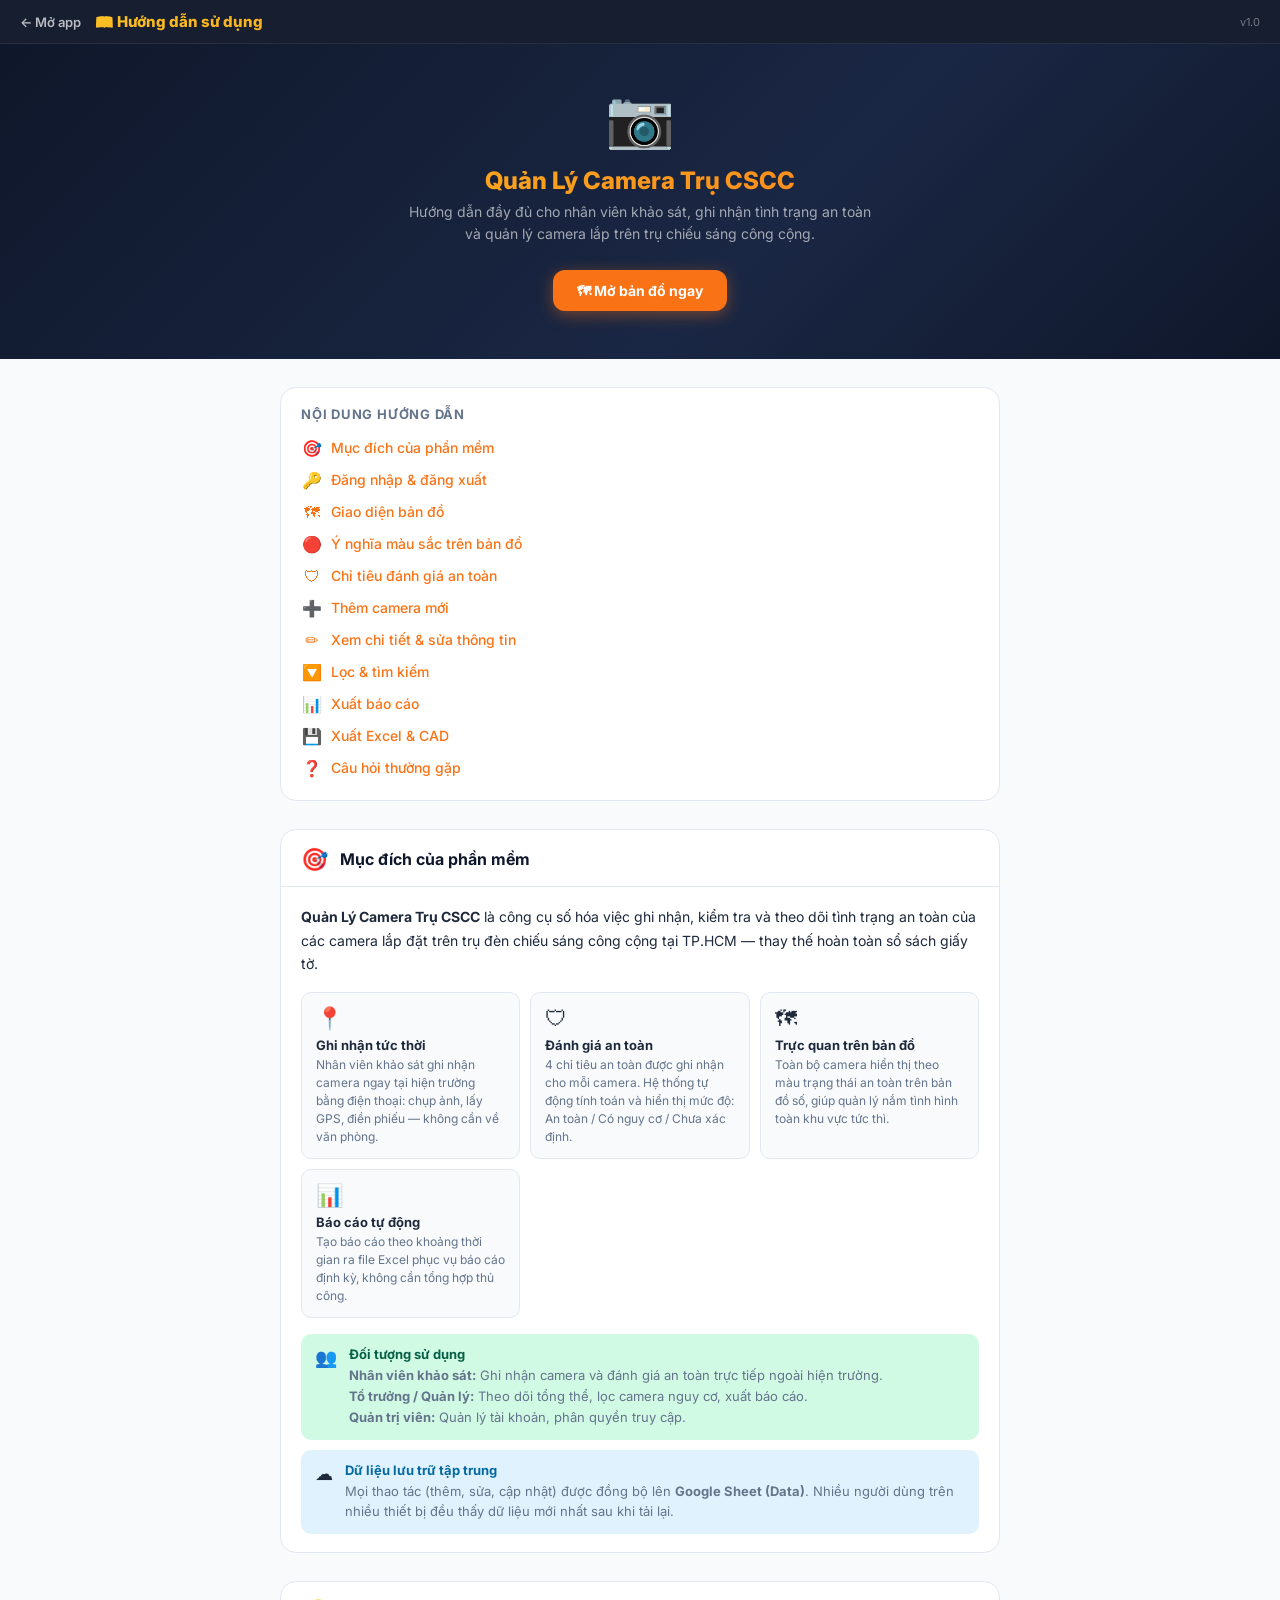
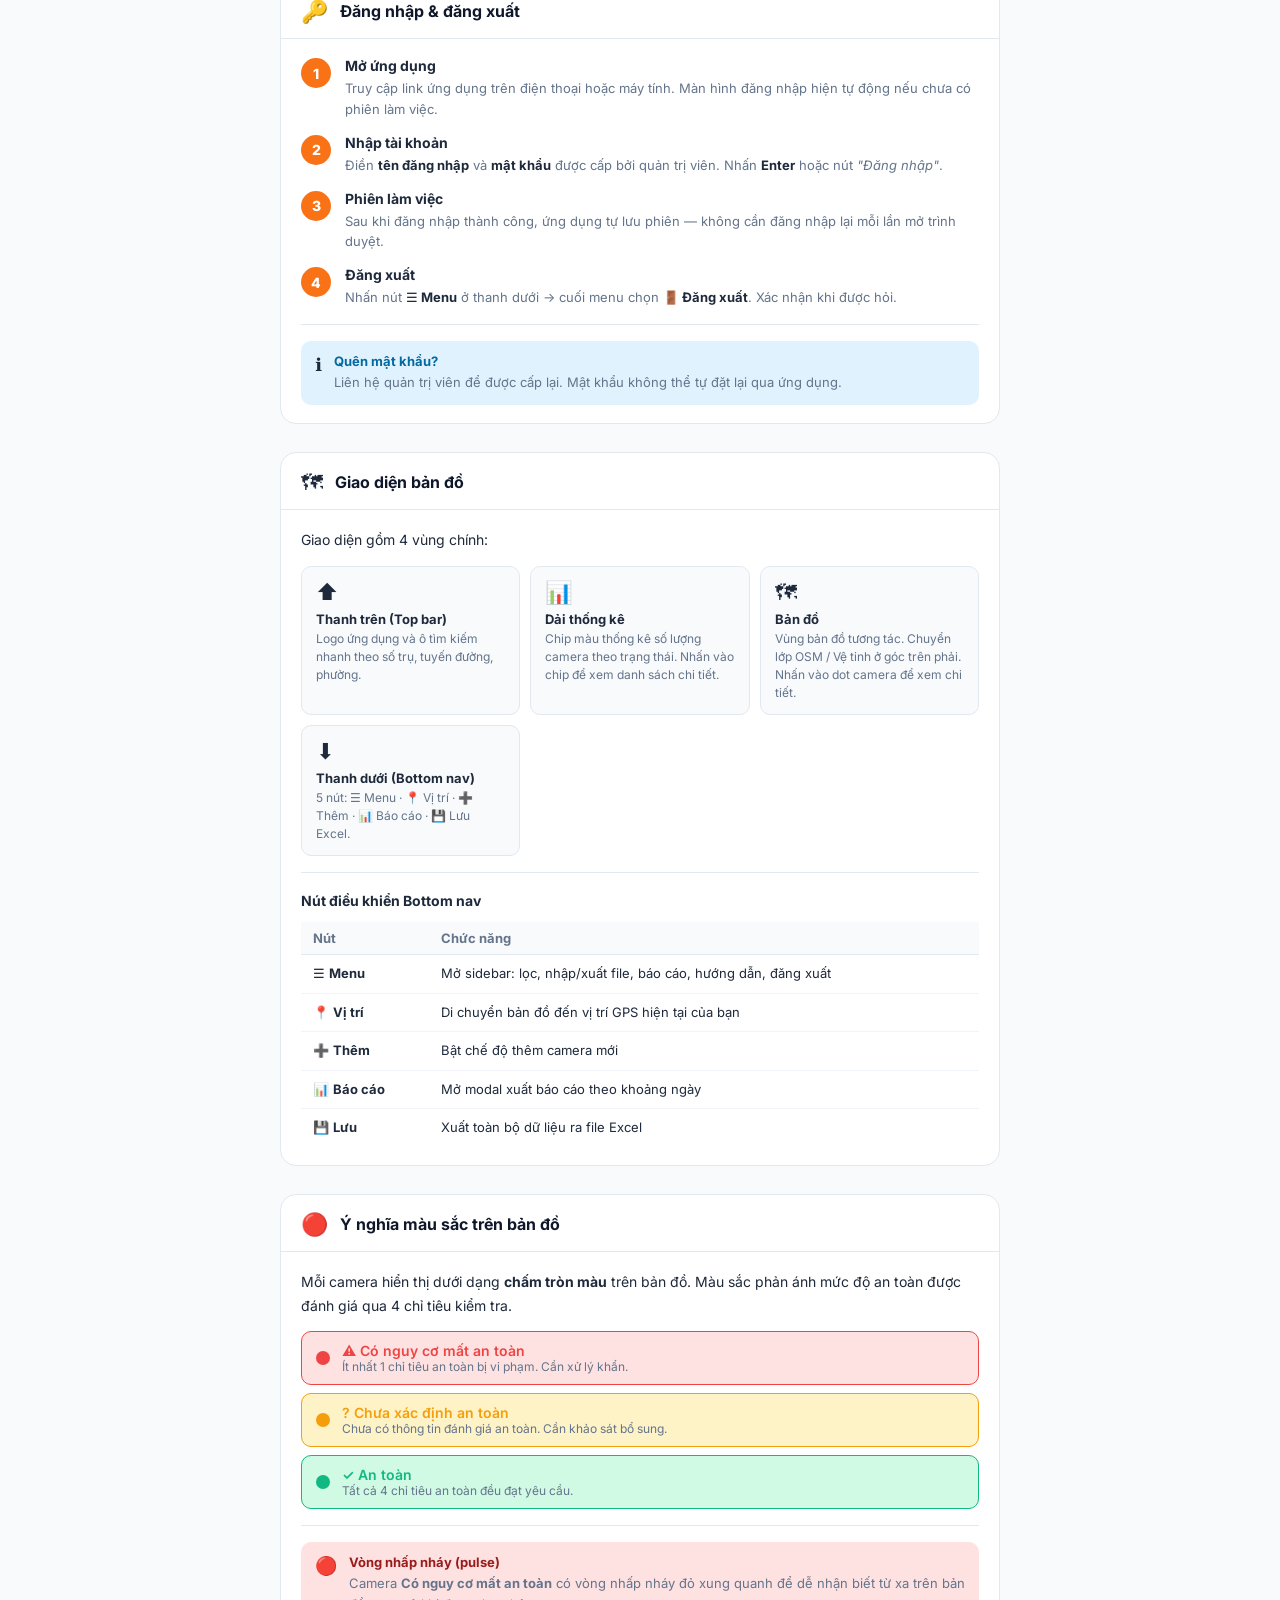
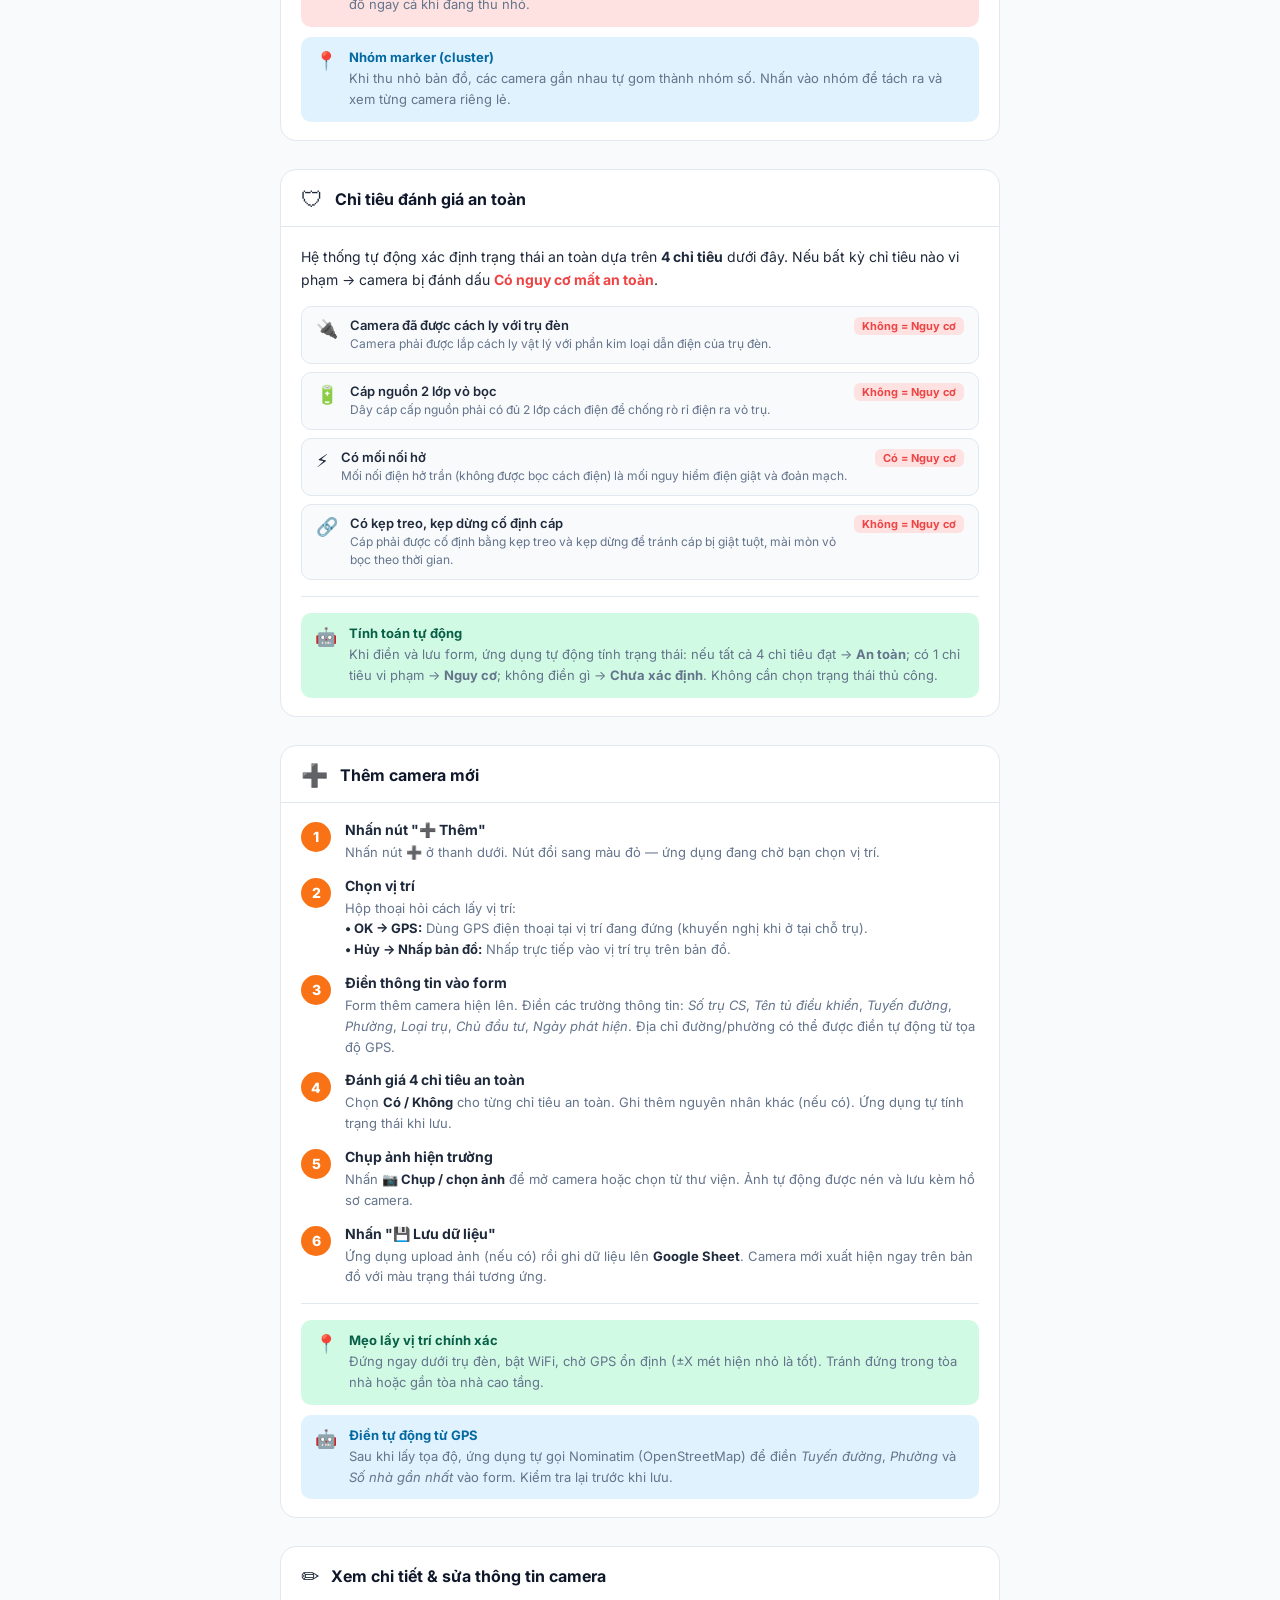
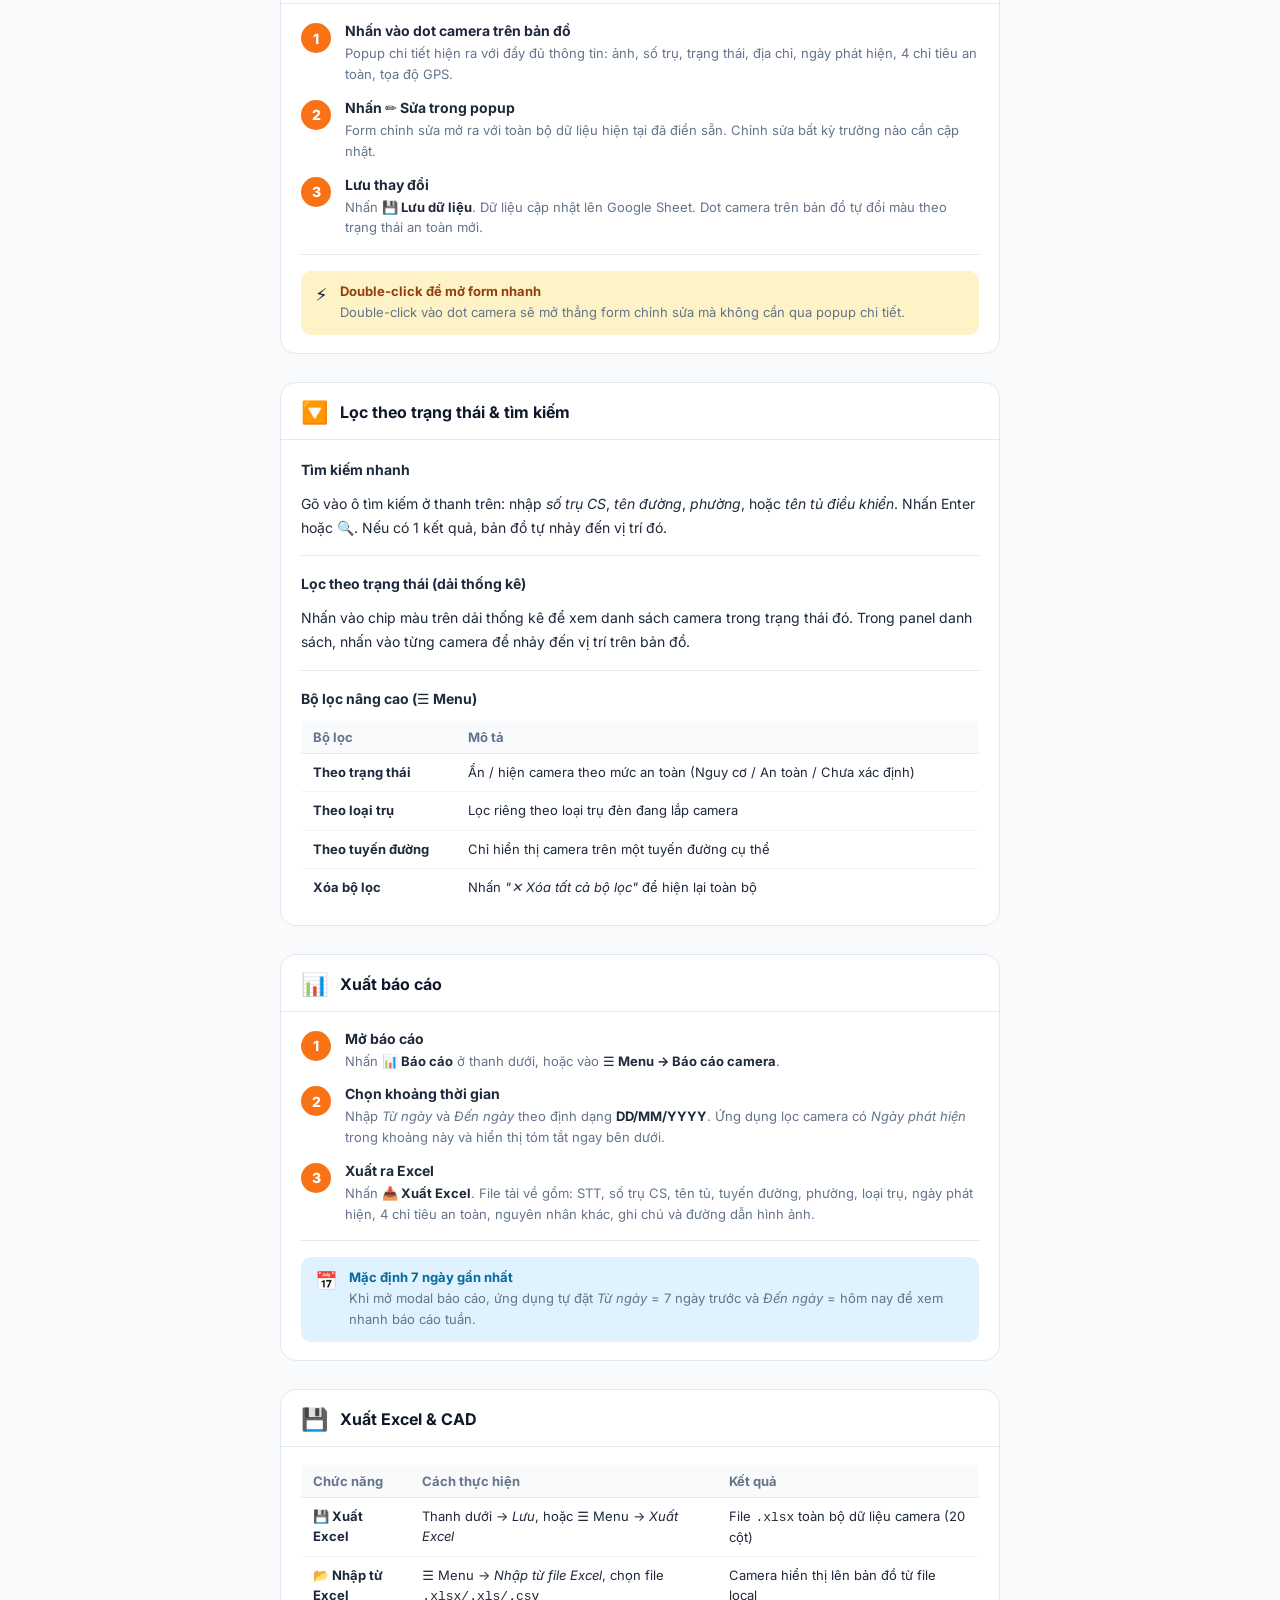
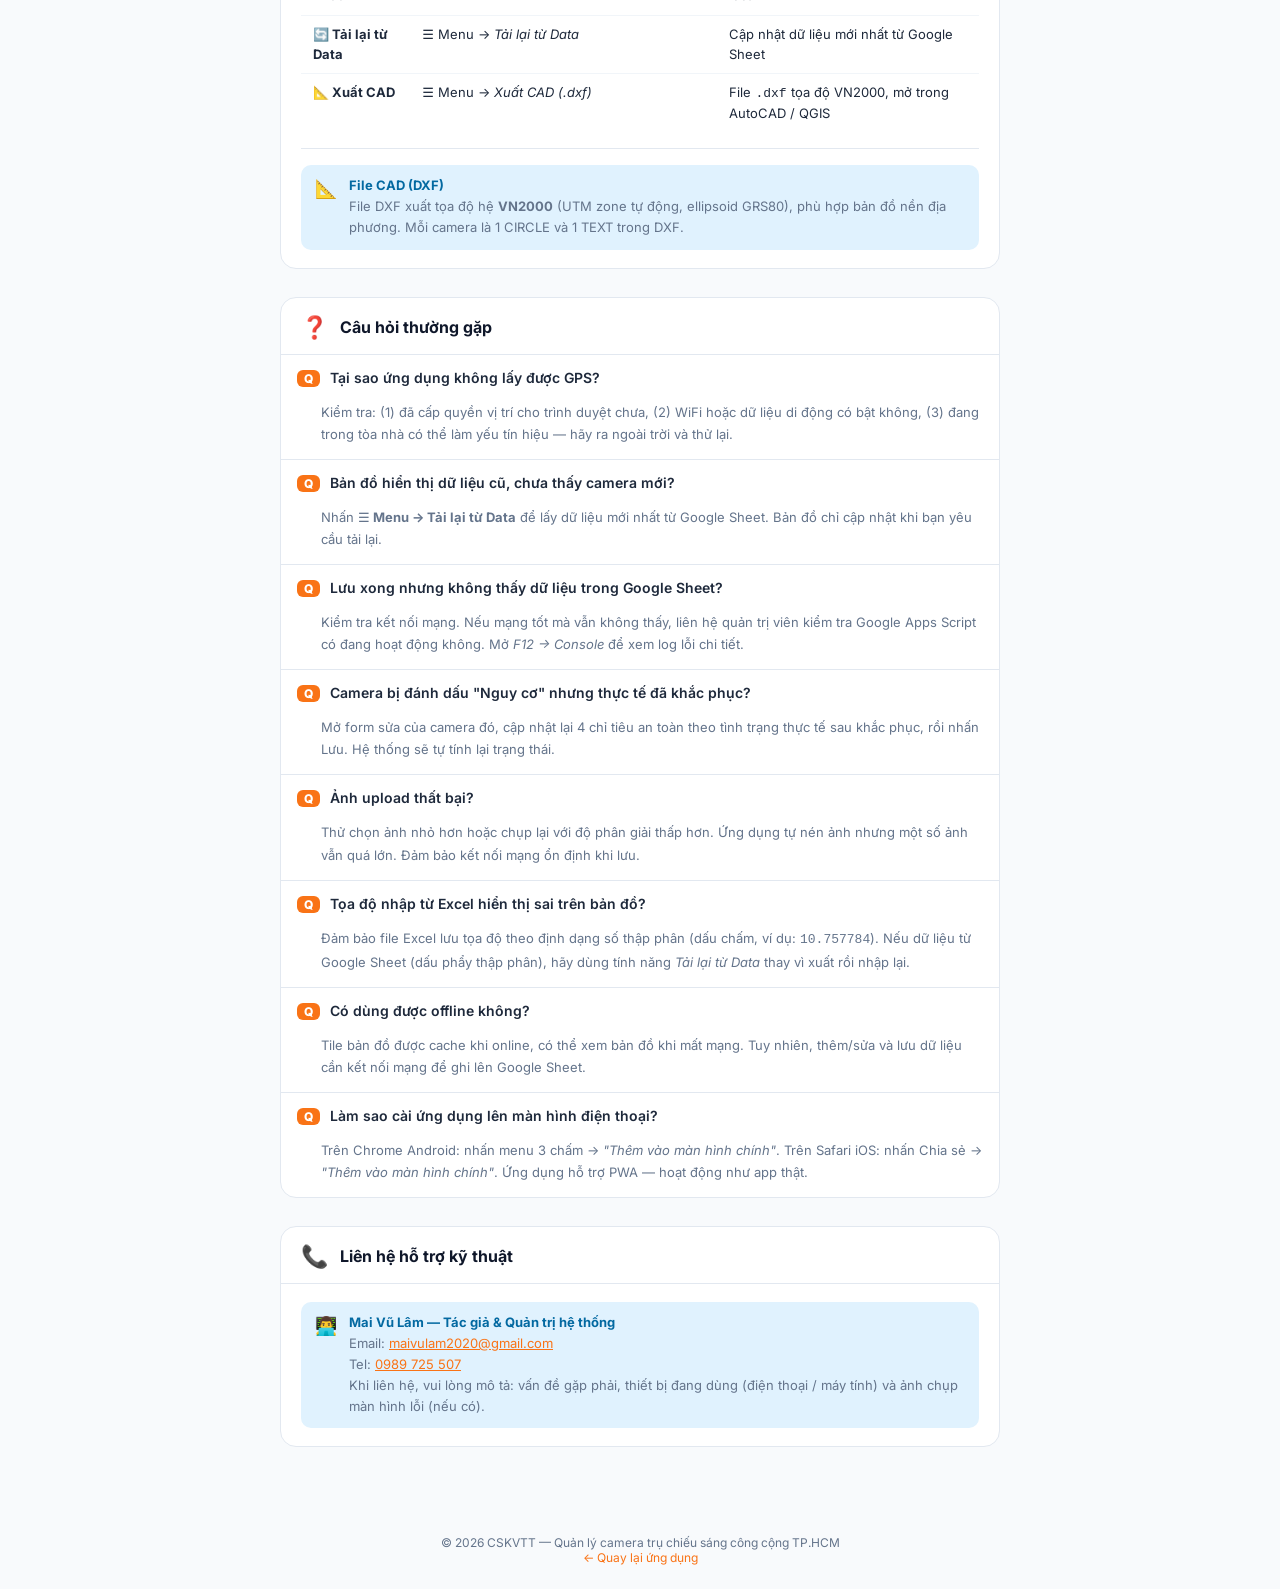
<file: huongdan.html>
<!DOCTYPE html>
<html lang="vi">
<head>
  <meta charset="utf-8">
  <meta name="viewport" content="width=device-width, initial-scale=1.0, viewport-fit=cover">
  <title>Hướng dẫn — Quản Lý Camera Trụ CSCC</title>
  <link href="https://fonts.googleapis.com/css2?family=Inter:wght@400;500;600;700;800&display=swap" rel="stylesheet">
  <style>
    *, *::before, *::after { box-sizing: border-box; margin: 0; padding: 0; }
    :root {
      --navy: #0f172a; --navy2: #1e293b;
      --orange: #f97316; --orange-light: #fff7ed;
      --green: #10b981; --green-light: #d1fae5;
      --red: #ef4444; --red-light: #fee2e2;
      --sky: #0ea5e9; --sky-light: #e0f2fe;
      --amber: #f59e0b; --amber-light: #fef3c7;
      --purple: #7c3aed; --purple-light: #ede9fe;
      --text: #1e293b; --text-muted: #64748b; --border: #e2e8f0; --bg: #f8fafc;
    }
    html, body { font-family: 'Inter', system-ui, sans-serif; color: var(--text); background: var(--bg); }

    /* ── TOPBAR ── */
    .topbar {
      position: sticky; top: 0; z-index: 100;
      background: rgba(15,23,42,.97); backdrop-filter: blur(14px);
      padding: 12px 20px; display: flex; align-items: center; gap: 14px;
      border-bottom: 1px solid rgba(255,255,255,.08);
    }
    .topbar-back {
      color: rgba(255,255,255,.7); text-decoration: none; font-size: 13px; font-weight: 600;
      display: flex; align-items: center; gap: 6px; transition: color .2s;
    }
    .topbar-back:hover { color: var(--orange); }
    .topbar-title {
      font-size: 15px; font-weight: 800; flex: 1;
      background: linear-gradient(135deg, #fbbf24, #f97316);
      -webkit-background-clip: text; -webkit-text-fill-color: transparent;
    }
    .topbar-ver { font-size: 11px; color: rgba(255,255,255,.4); }

    /* ── HERO ── */
    .hero {
      background: linear-gradient(135deg, var(--navy) 0%, #1a2744 60%, #0f172a 100%);
      padding: 40px 20px 48px; text-align: center; color: #fff;
    }
    .hero-icon { font-size: 56px; margin-bottom: 14px; }
    .hero-title { font-size: 24px; font-weight: 800; margin-bottom: 6px;
      background: linear-gradient(135deg,#fbbf24,#f97316); -webkit-background-clip:text; -webkit-text-fill-color:transparent; }
    .hero-sub { font-size: 14px; color: rgba(255,255,255,.6); max-width: 480px; margin: 0 auto 24px; line-height: 1.6; }
    .hero-link {
      display: inline-flex; align-items: center; gap: 8px;
      background: var(--orange); color: #fff; text-decoration: none;
      padding: 12px 24px; border-radius: 12px; font-weight: 700; font-size: 14px;
      box-shadow: 0 4px 16px rgba(249,115,22,.4); transition: opacity .2s;
    }
    .hero-link:hover { opacity: .88; }

    /* ── TOC ── */
    .toc-wrap { max-width: 760px; margin: 0 auto; padding: 28px 20px 0; }
    .toc { background: #fff; border-radius: 16px; border: 1px solid var(--border); padding: 18px 20px; }
    .toc-title { font-size: 13px; font-weight: 700; color: var(--text-muted); text-transform: uppercase; letter-spacing: .06em; margin-bottom: 12px; }
    .toc-list { list-style: none; display: flex; flex-direction: column; gap: 4px; }
    .toc-list a { color: var(--orange); text-decoration: none; font-size: 14px; font-weight: 500; display: flex; align-items: center; gap: 8px; padding: 4px 0; }
    .toc-list a:hover { text-decoration: underline; }
    .toc-list .ti { font-size: 16px; width: 22px; text-align: center; }

    /* ── CONTENT ── */
    .content { max-width: 760px; margin: 0 auto; padding: 28px 20px 60px; display: flex; flex-direction: column; gap: 28px; }
    .section { background: #fff; border-radius: 16px; border: 1px solid var(--border); overflow: hidden; }
    .section-header {
      padding: 16px 20px 14px; border-bottom: 1px solid var(--border);
      display: flex; align-items: center; gap: 12px;
    }
    .section-icon { font-size: 22px; }
    .section-title { font-size: 16px; font-weight: 700; color: var(--navy); }
    .section-body { padding: 18px 20px; }
    .section-body p { font-size: 14px; line-height: 1.7; color: var(--text); margin-bottom: 12px; }
    .section-body p:last-child { margin-bottom: 0; }

    /* ── STEPS ── */
    .steps { display: flex; flex-direction: column; gap: 14px; }
    .step { display: flex; gap: 14px; align-items: flex-start; }
    .step-num {
      width: 30px; height: 30px; border-radius: 50%; background: var(--orange); color: #fff;
      font-size: 14px; font-weight: 800; display: flex; align-items: center; justify-content: center; flex-shrink: 0; margin-top: 1px;
    }
    .step-body { flex: 1; }
    .step-title { font-size: 14px; font-weight: 700; color: var(--text); margin-bottom: 4px; }
    .step-desc { font-size: 13px; color: var(--text-muted); line-height: 1.6; }
    .step-desc strong { color: var(--text); }

    /* ── STATUS LEGEND ── */
    .status-grid { display: flex; flex-direction: column; gap: 8px; }
    .status-row {
      display: flex; align-items: center; gap: 12px; padding: 10px 14px;
      border-radius: 10px; border: 1.5px solid transparent;
    }
    .status-dot { width: 14px; height: 14px; border-radius: 50%; flex-shrink: 0; }
    .status-label { font-size: 14px; font-weight: 600; flex: 1; }
    .status-desc { font-size: 12px; color: var(--text-muted); }
    .pulse-demo {
      width: 14px; height: 14px; border-radius: 50%; flex-shrink: 0; position: relative;
    }
    .pulse-demo::before {
      content: ''; position: absolute; inset: -4px; border-radius: 50%;
      border: 2px solid currentColor; opacity: 0;
      animation: pulse 2s ease-out infinite;
    }
    @keyframes pulse { 0%{opacity:.7;transform:scale(1)} 100%{opacity:0;transform:scale(2)} }

    /* ── SAFETY TABLE ── */
    .safety-grid { display: flex; flex-direction: column; gap: 8px; }
    .safety-row {
      display: flex; align-items: flex-start; gap: 12px; padding: 10px 14px;
      border-radius: 10px; background: var(--bg); border: 1px solid var(--border);
    }
    .safety-icon { font-size: 18px; flex-shrink: 0; margin-top: 1px; }
    .safety-label { font-size: 13px; font-weight: 600; color: var(--text); margin-bottom: 2px; }
    .safety-desc { font-size: 12px; color: var(--text-muted); line-height: 1.5; }
    .safety-badge { font-size: 11px; font-weight: 700; border-radius: 6px; padding: 2px 8px; white-space: nowrap; flex-shrink: 0; }
    .badge-danger { background: var(--red-light); color: var(--red); }
    .badge-ok { background: var(--green-light); color: var(--green); }

    /* ── TIPS ── */
    .tip { display: flex; gap: 12px; padding: 12px 14px; border-radius: 10px; align-items: flex-start; margin-bottom: 10px; }
    .tip:last-child { margin-bottom: 0; }
    .tip-icon { font-size: 18px; flex-shrink: 0; margin-top: 1px; }
    .tip-body { flex: 1; }
    .tip-title { font-size: 13px; font-weight: 700; margin-bottom: 3px; }
    .tip-desc { font-size: 13px; line-height: 1.6; color: var(--text-muted); }
    .tip.info { background: var(--sky-light); }
    .tip.info .tip-title { color: #0369a1; }
    .tip.warn { background: var(--amber-light); }
    .tip.warn .tip-title { color: #92400e; }
    .tip.ok { background: var(--green-light); }
    .tip.ok .tip-title { color: #065f46; }
    .tip.err { background: var(--red-light); }
    .tip.err .tip-title { color: #991b1b; }

    /* ── UI REFERENCE ── */
    .ui-grid { display: grid; grid-template-columns: repeat(auto-fill, minmax(200px, 1fr)); gap: 10px; }
    .ui-card { background: var(--bg); border-radius: 10px; border: 1px solid var(--border); padding: 12px 14px; }
    .ui-icon { font-size: 22px; margin-bottom: 6px; }
    .ui-name { font-size: 13px; font-weight: 700; color: var(--text); margin-bottom: 3px; }
    .ui-desc { font-size: 12px; color: var(--text-muted); line-height: 1.5; }

    /* ── TABLE ── */
    .tbl { width: 100%; border-collapse: collapse; font-size: 13px; }
    .tbl th { background: var(--bg); font-weight: 700; color: var(--text-muted); text-align: left; padding: 8px 12px; border-bottom: 1.5px solid var(--border); }
    .tbl td { padding: 9px 12px; border-bottom: 1px solid #f1f5f9; vertical-align: top; line-height: 1.5; }
    .tbl tr:last-child td { border-bottom: none; }
    .badge { display: inline-block; border-radius: 6px; padding: 2px 8px; font-size: 11px; font-weight: 700; }

    /* ── FAQ ── */
    .faq { display: flex; flex-direction: column; gap: 0; }
    .faq-item { border-bottom: 1px solid var(--border); }
    .faq-item:last-child { border-bottom: none; }
    .faq-q { padding: 14px 16px; font-size: 14px; font-weight: 600; color: var(--text); display: flex; align-items: flex-start; gap: 10px; }
    .faq-q::before { content: 'Q'; background: var(--orange); color: #fff; border-radius: 6px; padding: 1px 7px; font-size: 12px; font-weight: 800; flex-shrink: 0; margin-top: 1px; }
    .faq-a { padding: 0 16px 14px 40px; font-size: 13px; color: var(--text-muted); line-height: 1.7; }

    /* ── DIVIDER ── */
    hr.soft { border: none; border-top: 1px solid var(--border); margin: 16px 0; }

    /* ── FOOTER ── */
    .footer { text-align: center; padding: 28px 20px; font-size: 12px; color: var(--text-muted); }
    .footer a { color: var(--orange); text-decoration: none; }

    @media (max-width: 540px) {
      .hero-title { font-size: 20px; }
      .ui-grid { grid-template-columns: 1fr 1fr; }
      .tbl { font-size: 12px; }
    }
  </style>
</head>
<body>

<!-- TOPBAR -->
<nav class="topbar">
  <a href="index.html" class="topbar-back">← Mở app</a>
  <span class="topbar-title">📖 Hướng dẫn sử dụng</span>
  <span class="topbar-ver">v1.0</span>
</nav>

<!-- HERO -->
<div class="hero">
  <div class="hero-icon">📷</div>
  <div class="hero-title">Quản Lý Camera Trụ CSCC</div>
  <div class="hero-sub">Hướng dẫn đầy đủ cho nhân viên khảo sát, ghi nhận tình trạng an toàn và quản lý camera lắp trên trụ chiếu sáng công cộng.</div>
  <a href="index.html" class="hero-link">🗺 Mở bản đồ ngay</a>
</div>

<!-- TOC -->
<div class="toc-wrap">
  <div class="toc">
    <div class="toc-title">Nội dung hướng dẫn</div>
    <ul class="toc-list">
      <li><a href="#s-purpose"><span class="ti">🎯</span>Mục đích của phần mềm</a></li>
      <li><a href="#s-login"><span class="ti">🔑</span>Đăng nhập & đăng xuất</a></li>
      <li><a href="#s-map"><span class="ti">🗺</span>Giao diện bản đồ</a></li>
      <li><a href="#s-status"><span class="ti">🔴</span>Ý nghĩa màu sắc trên bản đồ</a></li>
      <li><a href="#s-safety"><span class="ti">🛡</span>Chỉ tiêu đánh giá an toàn</a></li>
      <li><a href="#s-add"><span class="ti">➕</span>Thêm camera mới</a></li>
      <li><a href="#s-edit"><span class="ti">✏️</span>Xem chi tiết & sửa thông tin</a></li>
      <li><a href="#s-filter"><span class="ti">🔽</span>Lọc & tìm kiếm</a></li>
      <li><a href="#s-report"><span class="ti">📊</span>Xuất báo cáo</a></li>
      <li><a href="#s-export"><span class="ti">💾</span>Xuất Excel & CAD</a></li>
      <li><a href="#s-faq"><span class="ti">❓</span>Câu hỏi thường gặp</a></li>
    </ul>
  </div>
</div>

<!-- CONTENT -->
<div class="content">

  <!-- PURPOSE -->
  <div class="section" id="s-purpose">
    <div class="section-header">
      <span class="section-icon">🎯</span>
      <span class="section-title">Mục đích của phần mềm</span>
    </div>
    <div class="section-body">
      <p><strong>Quản Lý Camera Trụ CSCC</strong> là công cụ số hóa việc ghi nhận, kiểm tra và theo dõi tình trạng an toàn của các camera lắp đặt trên trụ đèn chiếu sáng công cộng tại TP.HCM — thay thế hoàn toàn sổ sách giấy tờ.</p>

      <div class="ui-grid" style="margin:16px 0">
        <div class="ui-card">
          <div class="ui-icon">📍</div>
          <div class="ui-name">Ghi nhận tức thời</div>
          <div class="ui-desc">Nhân viên khảo sát ghi nhận camera ngay tại hiện trường bằng điện thoại: chụp ảnh, lấy GPS, điền phiếu — không cần về văn phòng.</div>
        </div>
        <div class="ui-card">
          <div class="ui-icon">🛡</div>
          <div class="ui-name">Đánh giá an toàn</div>
          <div class="ui-desc">4 chỉ tiêu an toàn được ghi nhận cho mỗi camera. Hệ thống tự động tính toán và hiển thị mức độ: An toàn / Có nguy cơ / Chưa xác định.</div>
        </div>
        <div class="ui-card">
          <div class="ui-icon">🗺</div>
          <div class="ui-name">Trực quan trên bản đồ</div>
          <div class="ui-desc">Toàn bộ camera hiển thị theo màu trạng thái an toàn trên bản đồ số, giúp quản lý nắm tình hình toàn khu vực tức thì.</div>
        </div>
        <div class="ui-card">
          <div class="ui-icon">📊</div>
          <div class="ui-name">Báo cáo tự động</div>
          <div class="ui-desc">Tạo báo cáo theo khoảng thời gian ra file Excel phục vụ báo cáo định kỳ, không cần tổng hợp thủ công.</div>
        </div>
      </div>

      <div class="tip ok">
        <span class="tip-icon">👥</span>
        <div class="tip-body">
          <div class="tip-title">Đối tượng sử dụng</div>
          <div class="tip-desc">
            <strong>Nhân viên khảo sát:</strong> Ghi nhận camera và đánh giá an toàn trực tiếp ngoài hiện trường.<br>
            <strong>Tổ trưởng / Quản lý:</strong> Theo dõi tổng thể, lọc camera nguy cơ, xuất báo cáo.<br>
            <strong>Quản trị viên:</strong> Quản lý tài khoản, phân quyền truy cập.
          </div>
        </div>
      </div>

      <div class="tip info" style="margin-top:10px">
        <span class="tip-icon">☁️</span>
        <div class="tip-body">
          <div class="tip-title">Dữ liệu lưu trữ tập trung</div>
          <div class="tip-desc">Mọi thao tác (thêm, sửa, cập nhật) được đồng bộ lên <strong>Google Sheet (Data)</strong>. Nhiều người dùng trên nhiều thiết bị đều thấy dữ liệu mới nhất sau khi tải lại.</div>
        </div>
      </div>
    </div>
  </div>

  <!-- LOGIN -->
  <div class="section" id="s-login">
    <div class="section-header">
      <span class="section-icon">🔑</span>
      <span class="section-title">Đăng nhập & đăng xuất</span>
    </div>
    <div class="section-body">
      <div class="steps">
        <div class="step">
          <div class="step-num">1</div>
          <div class="step-body">
            <div class="step-title">Mở ứng dụng</div>
            <div class="step-desc">Truy cập link ứng dụng trên điện thoại hoặc máy tính. Màn hình đăng nhập hiện tự động nếu chưa có phiên làm việc.</div>
          </div>
        </div>
        <div class="step">
          <div class="step-num">2</div>
          <div class="step-body">
            <div class="step-title">Nhập tài khoản</div>
            <div class="step-desc">Điền <strong>tên đăng nhập</strong> và <strong>mật khẩu</strong> được cấp bởi quản trị viên. Nhấn <strong>Enter</strong> hoặc nút <em>"Đăng nhập"</em>.</div>
          </div>
        </div>
        <div class="step">
          <div class="step-num">3</div>
          <div class="step-body">
            <div class="step-title">Phiên làm việc</div>
            <div class="step-desc">Sau khi đăng nhập thành công, ứng dụng tự lưu phiên — không cần đăng nhập lại mỗi lần mở trình duyệt.</div>
          </div>
        </div>
        <div class="step">
          <div class="step-num">4</div>
          <div class="step-body">
            <div class="step-title">Đăng xuất</div>
            <div class="step-desc">Nhấn nút <strong>☰ Menu</strong> ở thanh dưới → cuối menu chọn <strong>🚪 Đăng xuất</strong>. Xác nhận khi được hỏi.</div>
          </div>
        </div>
      </div>
      <hr class="soft">
      <div class="tip info">
        <span class="tip-icon">ℹ️</span>
        <div class="tip-body">
          <div class="tip-title">Quên mật khẩu?</div>
          <div class="tip-desc">Liên hệ quản trị viên để được cấp lại. Mật khẩu không thể tự đặt lại qua ứng dụng.</div>
        </div>
      </div>
    </div>
  </div>

  <!-- MAP INTERFACE -->
  <div class="section" id="s-map">
    <div class="section-header">
      <span class="section-icon">🗺</span>
      <span class="section-title">Giao diện bản đồ</span>
    </div>
    <div class="section-body">
      <p>Giao diện gồm 4 vùng chính:</p>
      <div class="ui-grid" style="margin:14px 0">
        <div class="ui-card">
          <div class="ui-icon">⬆️</div>
          <div class="ui-name">Thanh trên (Top bar)</div>
          <div class="ui-desc">Logo ứng dụng và ô tìm kiếm nhanh theo số trụ, tuyến đường, phường.</div>
        </div>
        <div class="ui-card">
          <div class="ui-icon">📊</div>
          <div class="ui-name">Dải thống kê</div>
          <div class="ui-desc">Chip màu thống kê số lượng camera theo trạng thái. Nhấn vào chip để xem danh sách chi tiết.</div>
        </div>
        <div class="ui-card">
          <div class="ui-icon">🗺</div>
          <div class="ui-name">Bản đồ</div>
          <div class="ui-desc">Vùng bản đồ tương tác. Chuyển lớp OSM / Vệ tinh ở góc trên phải. Nhấn vào dot camera để xem chi tiết.</div>
        </div>
        <div class="ui-card">
          <div class="ui-icon">⬇️</div>
          <div class="ui-name">Thanh dưới (Bottom nav)</div>
          <div class="ui-desc">5 nút: ☰ Menu · 📍 Vị trí · ➕ Thêm · 📊 Báo cáo · 💾 Lưu Excel.</div>
        </div>
      </div>
      <hr class="soft">
      <p style="font-weight:700;font-size:14px;margin-bottom:10px">Nút điều khiển Bottom nav</p>
      <table class="tbl">
        <thead><tr><th>Nút</th><th>Chức năng</th></tr></thead>
        <tbody>
          <tr><td>☰ <strong>Menu</strong></td><td>Mở sidebar: lọc, nhập/xuất file, báo cáo, hướng dẫn, đăng xuất</td></tr>
          <tr><td>📍 <strong>Vị trí</strong></td><td>Di chuyển bản đồ đến vị trí GPS hiện tại của bạn</td></tr>
          <tr><td>➕ <strong>Thêm</strong></td><td>Bật chế độ thêm camera mới</td></tr>
          <tr><td>📊 <strong>Báo cáo</strong></td><td>Mở modal xuất báo cáo theo khoảng ngày</td></tr>
          <tr><td>💾 <strong>Lưu</strong></td><td>Xuất toàn bộ dữ liệu ra file Excel</td></tr>
        </tbody>
      </table>
    </div>
  </div>

  <!-- STATUS LEGEND -->
  <div class="section" id="s-status">
    <div class="section-header">
      <span class="section-icon">🔴</span>
      <span class="section-title">Ý nghĩa màu sắc trên bản đồ</span>
    </div>
    <div class="section-body">
      <p>Mỗi camera hiển thị dưới dạng <strong>chấm tròn màu</strong> trên bản đồ. Màu sắc phản ánh mức độ an toàn được đánh giá qua 4 chỉ tiêu kiểm tra.</p>
      <div class="status-grid" style="margin-top:14px">
        <div class="status-row" style="background:#fee2e2;border-color:#ef4444">
          <div class="pulse-demo" style="background:#ef4444;color:#ef4444"></div>
          <div>
            <div class="status-label" style="color:#ef4444">⚠ Có nguy cơ mất an toàn</div>
            <div class="status-desc">Ít nhất 1 chỉ tiêu an toàn bị vi phạm. Cần xử lý khẩn.</div>
          </div>
        </div>
        <div class="status-row" style="background:#fef3c7;border-color:#f59e0b">
          <div class="status-dot" style="background:#f59e0b"></div>
          <div>
            <div class="status-label" style="color:#f59e0b">? Chưa xác định an toàn</div>
            <div class="status-desc">Chưa có thông tin đánh giá an toàn. Cần khảo sát bổ sung.</div>
          </div>
        </div>
        <div class="status-row" style="background:#d1fae5;border-color:#10b981">
          <div class="status-dot" style="background:#10b981"></div>
          <div>
            <div class="status-label" style="color:#10b981">✓ An toàn</div>
            <div class="status-desc">Tất cả 4 chỉ tiêu an toàn đều đạt yêu cầu.</div>
          </div>
        </div>
      </div>
      <hr class="soft">
      <div class="tip err">
        <span class="tip-icon">🔴</span>
        <div class="tip-body">
          <div class="tip-title">Vòng nhấp nháy (pulse)</div>
          <div class="tip-desc">Camera <strong>Có nguy cơ mất an toàn</strong> có vòng nhấp nháy đỏ xung quanh để dễ nhận biết từ xa trên bản đồ ngay cả khi đang thu nhỏ.</div>
        </div>
      </div>
      <div class="tip info" style="margin-top:8px">
        <span class="tip-icon">📍</span>
        <div class="tip-body">
          <div class="tip-title">Nhóm marker (cluster)</div>
          <div class="tip-desc">Khi thu nhỏ bản đồ, các camera gần nhau tự gom thành nhóm số. Nhấn vào nhóm để tách ra và xem từng camera riêng lẻ.</div>
        </div>
      </div>
    </div>
  </div>

  <!-- SAFETY CRITERIA -->
  <div class="section" id="s-safety">
    <div class="section-header">
      <span class="section-icon">🛡</span>
      <span class="section-title">Chỉ tiêu đánh giá an toàn</span>
    </div>
    <div class="section-body">
      <p>Hệ thống tự động xác định trạng thái an toàn dựa trên <strong>4 chỉ tiêu</strong> dưới đây. Nếu bất kỳ chỉ tiêu nào vi phạm → camera bị đánh dấu <strong style="color:#ef4444">Có nguy cơ mất an toàn</strong>.</p>
      <div class="safety-grid" style="margin-top:14px">
        <div class="safety-row">
          <span class="safety-icon">🔌</span>
          <div style="flex:1">
            <div class="safety-label">Camera đã được cách ly với trụ đèn</div>
            <div class="safety-desc">Camera phải được lắp cách ly vật lý với phần kim loại dẫn điện của trụ đèn.</div>
          </div>
          <span class="safety-badge badge-danger">Không = Nguy cơ</span>
        </div>
        <div class="safety-row">
          <span class="safety-icon">🔋</span>
          <div style="flex:1">
            <div class="safety-label">Cáp nguồn 2 lớp vỏ bọc</div>
            <div class="safety-desc">Dây cáp cấp nguồn phải có đủ 2 lớp cách điện để chống rò rỉ điện ra vỏ trụ.</div>
          </div>
          <span class="safety-badge badge-danger">Không = Nguy cơ</span>
        </div>
        <div class="safety-row">
          <span class="safety-icon">⚡</span>
          <div style="flex:1">
            <div class="safety-label">Có mối nối hở</div>
            <div class="safety-desc">Mối nối điện hở trần (không được bọc cách điện) là mối nguy hiểm điện giật và đoản mạch.</div>
          </div>
          <span class="safety-badge badge-danger">Có = Nguy cơ</span>
        </div>
        <div class="safety-row">
          <span class="safety-icon">🔗</span>
          <div style="flex:1">
            <div class="safety-label">Có kẹp treo, kẹp dừng cố định cáp</div>
            <div class="safety-desc">Cáp phải được cố định bằng kẹp treo và kẹp dừng để tránh cáp bị giật tuột, mài mòn vỏ bọc theo thời gian.</div>
          </div>
          <span class="safety-badge badge-danger">Không = Nguy cơ</span>
        </div>
      </div>
      <hr class="soft">
      <div class="tip ok">
        <span class="tip-icon">🤖</span>
        <div class="tip-body">
          <div class="tip-title">Tính toán tự động</div>
          <div class="tip-desc">Khi điền và lưu form, ứng dụng tự động tính trạng thái: nếu tất cả 4 chỉ tiêu đạt → <strong>An toàn</strong>; có 1 chỉ tiêu vi phạm → <strong>Nguy cơ</strong>; không điền gì → <strong>Chưa xác định</strong>. Không cần chọn trạng thái thủ công.</div>
        </div>
      </div>
    </div>
  </div>

  <!-- ADD CAMERA -->
  <div class="section" id="s-add">
    <div class="section-header">
      <span class="section-icon">➕</span>
      <span class="section-title">Thêm camera mới</span>
    </div>
    <div class="section-body">
      <div class="steps">
        <div class="step">
          <div class="step-num">1</div>
          <div class="step-body">
            <div class="step-title">Nhấn nút "➕ Thêm"</div>
            <div class="step-desc">Nhấn nút <strong>➕</strong> ở thanh dưới. Nút đổi sang màu đỏ — ứng dụng đang chờ bạn chọn vị trí.</div>
          </div>
        </div>
        <div class="step">
          <div class="step-num">2</div>
          <div class="step-body">
            <div class="step-title">Chọn vị trí</div>
            <div class="step-desc">
              Hộp thoại hỏi cách lấy vị trí:<br>
              <strong>• OK → GPS:</strong> Dùng GPS điện thoại tại vị trí đang đứng (khuyến nghị khi ở tại chỗ trụ).<br>
              <strong>• Hủy → Nhấp bản đồ:</strong> Nhấp trực tiếp vào vị trí trụ trên bản đồ.
            </div>
          </div>
        </div>
        <div class="step">
          <div class="step-num">3</div>
          <div class="step-body">
            <div class="step-title">Điền thông tin vào form</div>
            <div class="step-desc">Form thêm camera hiện lên. Điền các trường thông tin: <em>Số trụ CS</em>, <em>Tên tủ điều khiển</em>, <em>Tuyến đường</em>, <em>Phường</em>, <em>Loại trụ</em>, <em>Chủ đầu tư</em>, <em>Ngày phát hiện</em>. Địa chỉ đường/phường có thể được điền tự động từ tọa độ GPS.</div>
          </div>
        </div>
        <div class="step">
          <div class="step-num">4</div>
          <div class="step-body">
            <div class="step-title">Đánh giá 4 chỉ tiêu an toàn</div>
            <div class="step-desc">Chọn <strong>Có / Không</strong> cho từng chỉ tiêu an toàn. Ghi thêm nguyên nhân khác (nếu có). Ứng dụng tự tính trạng thái khi lưu.</div>
          </div>
        </div>
        <div class="step">
          <div class="step-num">5</div>
          <div class="step-body">
            <div class="step-title">Chụp ảnh hiện trường</div>
            <div class="step-desc">Nhấn <strong>📷 Chụp / chọn ảnh</strong> để mở camera hoặc chọn từ thư viện. Ảnh tự động được nén và lưu kèm hồ sơ camera.</div>
          </div>
        </div>
        <div class="step">
          <div class="step-num">6</div>
          <div class="step-body">
            <div class="step-title">Nhấn "💾 Lưu dữ liệu"</div>
            <div class="step-desc">Ứng dụng upload ảnh (nếu có) rồi ghi dữ liệu lên <strong>Google Sheet</strong>. Camera mới xuất hiện ngay trên bản đồ với màu trạng thái tương ứng.</div>
          </div>
        </div>
      </div>
      <hr class="soft">
      <div class="tip ok">
        <span class="tip-icon">📍</span>
        <div class="tip-body">
          <div class="tip-title">Mẹo lấy vị trí chính xác</div>
          <div class="tip-desc">Đứng ngay dưới trụ đèn, bật WiFi, chờ GPS ổn định (±X mét hiện nhỏ là tốt). Tránh đứng trong tòa nhà hoặc gần tòa nhà cao tầng.</div>
        </div>
      </div>
      <div class="tip info" style="margin-top:8px">
        <span class="tip-icon">🤖</span>
        <div class="tip-body">
          <div class="tip-title">Điền tự động từ GPS</div>
          <div class="tip-desc">Sau khi lấy tọa độ, ứng dụng tự gọi Nominatim (OpenStreetMap) để điền <em>Tuyến đường</em>, <em>Phường</em> và <em>Số nhà gần nhất</em> vào form. Kiểm tra lại trước khi lưu.</div>
        </div>
      </div>
    </div>
  </div>

  <!-- EDIT -->
  <div class="section" id="s-edit">
    <div class="section-header">
      <span class="section-icon">✏️</span>
      <span class="section-title">Xem chi tiết & sửa thông tin camera</span>
    </div>
    <div class="section-body">
      <div class="steps">
        <div class="step">
          <div class="step-num">1</div>
          <div class="step-body">
            <div class="step-title">Nhấn vào dot camera trên bản đồ</div>
            <div class="step-desc">Popup chi tiết hiện ra với đầy đủ thông tin: ảnh, số trụ, trạng thái, địa chỉ, ngày phát hiện, 4 chỉ tiêu an toàn, tọa độ GPS.</div>
          </div>
        </div>
        <div class="step">
          <div class="step-num">2</div>
          <div class="step-body">
            <div class="step-title">Nhấn ✏️ Sửa trong popup</div>
            <div class="step-desc">Form chỉnh sửa mở ra với toàn bộ dữ liệu hiện tại đã điền sẵn. Chỉnh sửa bất kỳ trường nào cần cập nhật.</div>
          </div>
        </div>
        <div class="step">
          <div class="step-num">3</div>
          <div class="step-body">
            <div class="step-title">Lưu thay đổi</div>
            <div class="step-desc">Nhấn <strong>💾 Lưu dữ liệu</strong>. Dữ liệu cập nhật lên Google Sheet. Dot camera trên bản đồ tự đổi màu theo trạng thái an toàn mới.</div>
          </div>
        </div>
      </div>
      <hr class="soft">
      <div class="tip warn">
        <span class="tip-icon">⚡</span>
        <div class="tip-body">
          <div class="tip-title">Double-click để mở form nhanh</div>
          <div class="tip-desc">Double-click vào dot camera sẽ mở thẳng form chỉnh sửa mà không cần qua popup chi tiết.</div>
        </div>
      </div>
    </div>
  </div>

  <!-- FILTER & SEARCH -->
  <div class="section" id="s-filter">
    <div class="section-header">
      <span class="section-icon">🔽</span>
      <span class="section-title">Lọc theo trạng thái & tìm kiếm</span>
    </div>
    <div class="section-body">
      <p style="font-weight:700;font-size:14px;margin-bottom:10px">Tìm kiếm nhanh</p>
      <p>Gõ vào ô tìm kiếm ở thanh trên: nhập <em>số trụ CS</em>, <em>tên đường</em>, <em>phường</em>, hoặc <em>tên tủ điều khiển</em>. Nhấn Enter hoặc 🔍. Nếu có 1 kết quả, bản đồ tự nhảy đến vị trí đó.</p>
      <hr class="soft">
      <p style="font-weight:700;font-size:14px;margin-bottom:10px">Lọc theo trạng thái (dải thống kê)</p>
      <p>Nhấn vào chip màu trên dải thống kê để xem danh sách camera trong trạng thái đó. Trong panel danh sách, nhấn vào từng camera để nhảy đến vị trí trên bản đồ.</p>
      <hr class="soft">
      <p style="font-weight:700;font-size:14px;margin-bottom:10px">Bộ lọc nâng cao (☰ Menu)</p>
      <table class="tbl">
        <thead><tr><th>Bộ lọc</th><th>Mô tả</th></tr></thead>
        <tbody>
          <tr><td><strong>Theo trạng thái</strong></td><td>Ẩn / hiện camera theo mức an toàn (Nguy cơ / An toàn / Chưa xác định)</td></tr>
          <tr><td><strong>Theo loại trụ</strong></td><td>Lọc riêng theo loại trụ đèn đang lắp camera</td></tr>
          <tr><td><strong>Theo tuyến đường</strong></td><td>Chỉ hiển thị camera trên một tuyến đường cụ thể</td></tr>
          <tr><td><strong>Xóa bộ lọc</strong></td><td>Nhấn <em>"✕ Xóa tất cả bộ lọc"</em> để hiện lại toàn bộ</td></tr>
        </tbody>
      </table>
    </div>
  </div>

  <!-- REPORT -->
  <div class="section" id="s-report">
    <div class="section-header">
      <span class="section-icon">📊</span>
      <span class="section-title">Xuất báo cáo</span>
    </div>
    <div class="section-body">
      <div class="steps">
        <div class="step">
          <div class="step-num">1</div>
          <div class="step-body">
            <div class="step-title">Mở báo cáo</div>
            <div class="step-desc">Nhấn <strong>📊 Báo cáo</strong> ở thanh dưới, hoặc vào <strong>☰ Menu → Báo cáo camera</strong>.</div>
          </div>
        </div>
        <div class="step">
          <div class="step-num">2</div>
          <div class="step-body">
            <div class="step-title">Chọn khoảng thời gian</div>
            <div class="step-desc">Nhập <em>Từ ngày</em> và <em>Đến ngày</em> theo định dạng <strong>DD/MM/YYYY</strong>. Ứng dụng lọc camera có <em>Ngày phát hiện</em> trong khoảng này và hiển thị tóm tắt ngay bên dưới.</div>
          </div>
        </div>
        <div class="step">
          <div class="step-num">3</div>
          <div class="step-body">
            <div class="step-title">Xuất ra Excel</div>
            <div class="step-desc">Nhấn <strong>📥 Xuất Excel</strong>. File tải về gồm: STT, số trụ CS, tên tủ, tuyến đường, phường, loại trụ, ngày phát hiện, 4 chỉ tiêu an toàn, nguyên nhân khác, ghi chú và đường dẫn hình ảnh.</div>
          </div>
        </div>
      </div>
      <hr class="soft">
      <div class="tip info">
        <span class="tip-icon">📅</span>
        <div class="tip-body">
          <div class="tip-title">Mặc định 7 ngày gần nhất</div>
          <div class="tip-desc">Khi mở modal báo cáo, ứng dụng tự đặt <em>Từ ngày</em> = 7 ngày trước và <em>Đến ngày</em> = hôm nay để xem nhanh báo cáo tuần.</div>
        </div>
      </div>
    </div>
  </div>

  <!-- EXPORT -->
  <div class="section" id="s-export">
    <div class="section-header">
      <span class="section-icon">💾</span>
      <span class="section-title">Xuất Excel & CAD</span>
    </div>
    <div class="section-body">
      <table class="tbl">
        <thead>
          <tr><th>Chức năng</th><th>Cách thực hiện</th><th>Kết quả</th></tr>
        </thead>
        <tbody>
          <tr>
            <td><strong>💾 Xuất Excel</strong></td>
            <td>Thanh dưới → <em>Lưu</em>, hoặc ☰ Menu → <em>Xuất Excel</em></td>
            <td>File <code>.xlsx</code> toàn bộ dữ liệu camera (20 cột)</td>
          </tr>
          <tr>
            <td><strong>📂 Nhập từ Excel</strong></td>
            <td>☰ Menu → <em>Nhập từ file Excel</em>, chọn file <code>.xlsx/.xls/.csv</code></td>
            <td>Camera hiển thị lên bản đồ từ file local</td>
          </tr>
          <tr>
            <td><strong>🔄 Tải lại từ Data</strong></td>
            <td>☰ Menu → <em>Tải lại từ Data</em></td>
            <td>Cập nhật dữ liệu mới nhất từ Google Sheet</td>
          </tr>
          <tr>
            <td><strong>📐 Xuất CAD</strong></td>
            <td>☰ Menu → <em>Xuất CAD (.dxf)</em></td>
            <td>File <code>.dxf</code> tọa độ VN2000, mở trong AutoCAD / QGIS</td>
          </tr>
        </tbody>
      </table>
      <hr class="soft">
      <div class="tip info">
        <span class="tip-icon">📐</span>
        <div class="tip-body">
          <div class="tip-title">File CAD (DXF)</div>
          <div class="tip-desc">File DXF xuất tọa độ hệ <strong>VN2000</strong> (UTM zone tự động, ellipsoid GRS80), phù hợp bản đồ nền địa phương. Mỗi camera là 1 CIRCLE và 1 TEXT trong DXF.</div>
        </div>
      </div>
    </div>
  </div>

  <!-- FAQ -->
  <div class="section" id="s-faq">
    <div class="section-header">
      <span class="section-icon">❓</span>
      <span class="section-title">Câu hỏi thường gặp</span>
    </div>
    <div class="section-body" style="padding:0">
      <div class="faq">
        <div class="faq-item">
          <div class="faq-q">Tại sao ứng dụng không lấy được GPS?</div>
          <div class="faq-a">Kiểm tra: (1) đã cấp quyền vị trí cho trình duyệt chưa, (2) WiFi hoặc dữ liệu di động có bật không, (3) đang trong tòa nhà có thể làm yếu tín hiệu — hãy ra ngoài trời và thử lại.</div>
        </div>
        <div class="faq-item">
          <div class="faq-q">Bản đồ hiển thị dữ liệu cũ, chưa thấy camera mới?</div>
          <div class="faq-a">Nhấn <strong>☰ Menu → Tải lại từ Data</strong> để lấy dữ liệu mới nhất từ Google Sheet. Bản đồ chỉ cập nhật khi bạn yêu cầu tải lại.</div>
        </div>
        <div class="faq-item">
          <div class="faq-q">Lưu xong nhưng không thấy dữ liệu trong Google Sheet?</div>
          <div class="faq-a">Kiểm tra kết nối mạng. Nếu mạng tốt mà vẫn không thấy, liên hệ quản trị viên kiểm tra Google Apps Script có đang hoạt động không. Mở <em>F12 → Console</em> để xem log lỗi chi tiết.</div>
        </div>
        <div class="faq-item">
          <div class="faq-q">Camera bị đánh dấu "Nguy cơ" nhưng thực tế đã khắc phục?</div>
          <div class="faq-a">Mở form sửa của camera đó, cập nhật lại 4 chỉ tiêu an toàn theo tình trạng thực tế sau khắc phục, rồi nhấn Lưu. Hệ thống sẽ tự tính lại trạng thái.</div>
        </div>
        <div class="faq-item">
          <div class="faq-q">Ảnh upload thất bại?</div>
          <div class="faq-a">Thử chọn ảnh nhỏ hơn hoặc chụp lại với độ phân giải thấp hơn. Ứng dụng tự nén ảnh nhưng một số ảnh vẫn quá lớn. Đảm bảo kết nối mạng ổn định khi lưu.</div>
        </div>
        <div class="faq-item">
          <div class="faq-q">Tọa độ nhập từ Excel hiển thị sai trên bản đồ?</div>
          <div class="faq-a">Đảm bảo file Excel lưu tọa độ theo định dạng số thập phân (dấu chấm, ví dụ: <code>10.757784</code>). Nếu dữ liệu từ Google Sheet (dấu phẩy thập phân), hãy dùng tính năng <em>Tải lại từ Data</em> thay vì xuất rồi nhập lại.</div>
        </div>
        <div class="faq-item">
          <div class="faq-q">Có dùng được offline không?</div>
          <div class="faq-a">Tile bản đồ được cache khi online, có thể xem bản đồ khi mất mạng. Tuy nhiên, thêm/sửa và lưu dữ liệu cần kết nối mạng để ghi lên Google Sheet.</div>
        </div>
        <div class="faq-item">
          <div class="faq-q">Làm sao cài ứng dụng lên màn hình điện thoại?</div>
          <div class="faq-a">Trên Chrome Android: nhấn menu 3 chấm → <em>"Thêm vào màn hình chính"</em>. Trên Safari iOS: nhấn Chia sẻ → <em>"Thêm vào màn hình chính"</em>. Ứng dụng hỗ trợ PWA — hoạt động như app thật.</div>
        </div>
      </div>
    </div>
  </div>

  <!-- CONTACT -->
  <div class="section">
    <div class="section-header">
      <span class="section-icon">📞</span>
      <span class="section-title">Liên hệ hỗ trợ kỹ thuật</span>
    </div>
    <div class="section-body">
      <div class="tip info">
        <span class="tip-icon">👨‍💻</span>
        <div class="tip-body">
          <div class="tip-title">Mai Vũ Lâm — Tác giả & Quản trị hệ thống</div>
          <div class="tip-desc">
            Email: <a href="mailto:maivulam2020@gmail.com" style="color:var(--orange)">maivulam2020@gmail.com</a><br>
            Tel: <a href="tel:0989725507" style="color:var(--orange)">0989 725 507</a><br>
            Khi liên hệ, vui lòng mô tả: vấn đề gặp phải, thiết bị đang dùng (điện thoại / máy tính) và ảnh chụp màn hình lỗi (nếu có).
          </div>
        </div>
      </div>
    </div>
  </div>

</div>

<!-- FOOTER -->
<div class="footer">
  © 2026 CSKVTT — Quản lý camera trụ chiếu sáng công cộng TP.HCM<br>
  <a href="index.html">← Quay lại ứng dụng</a>
</div>

</body>
</html>
</file>
